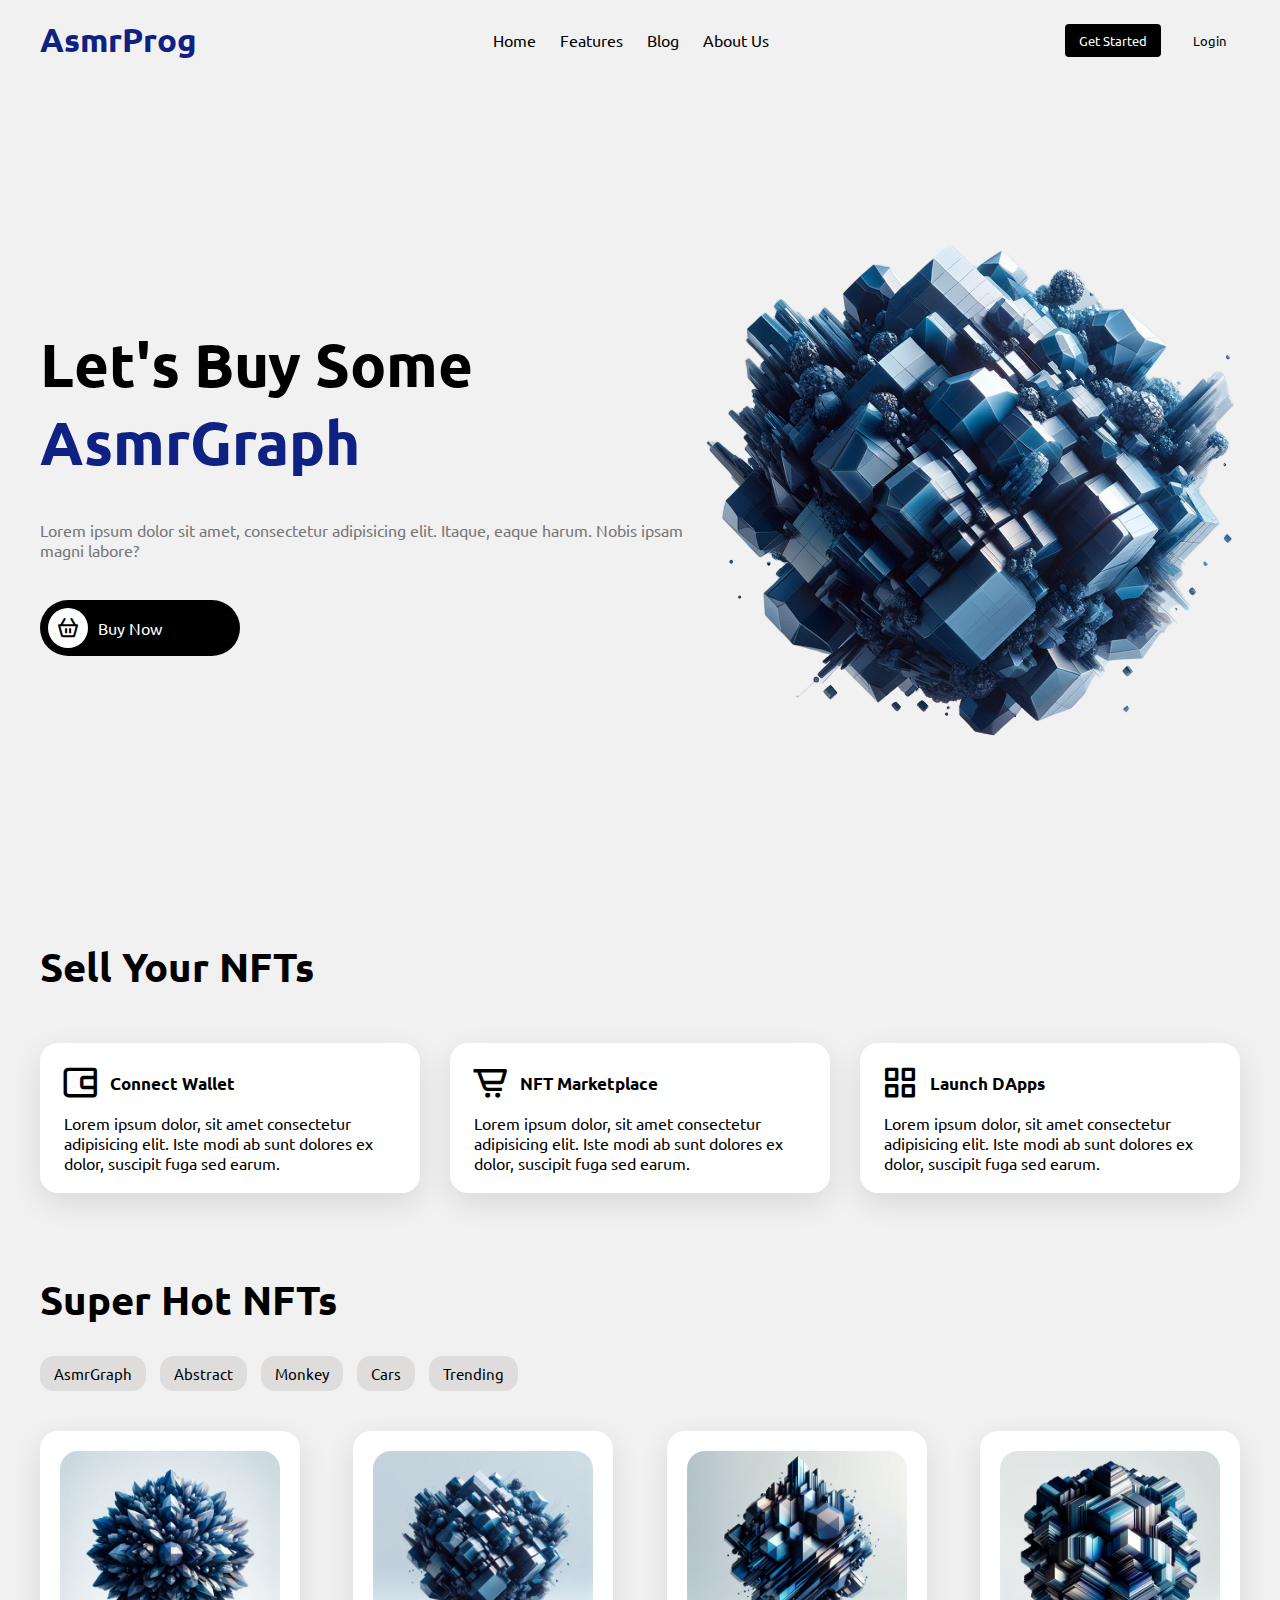
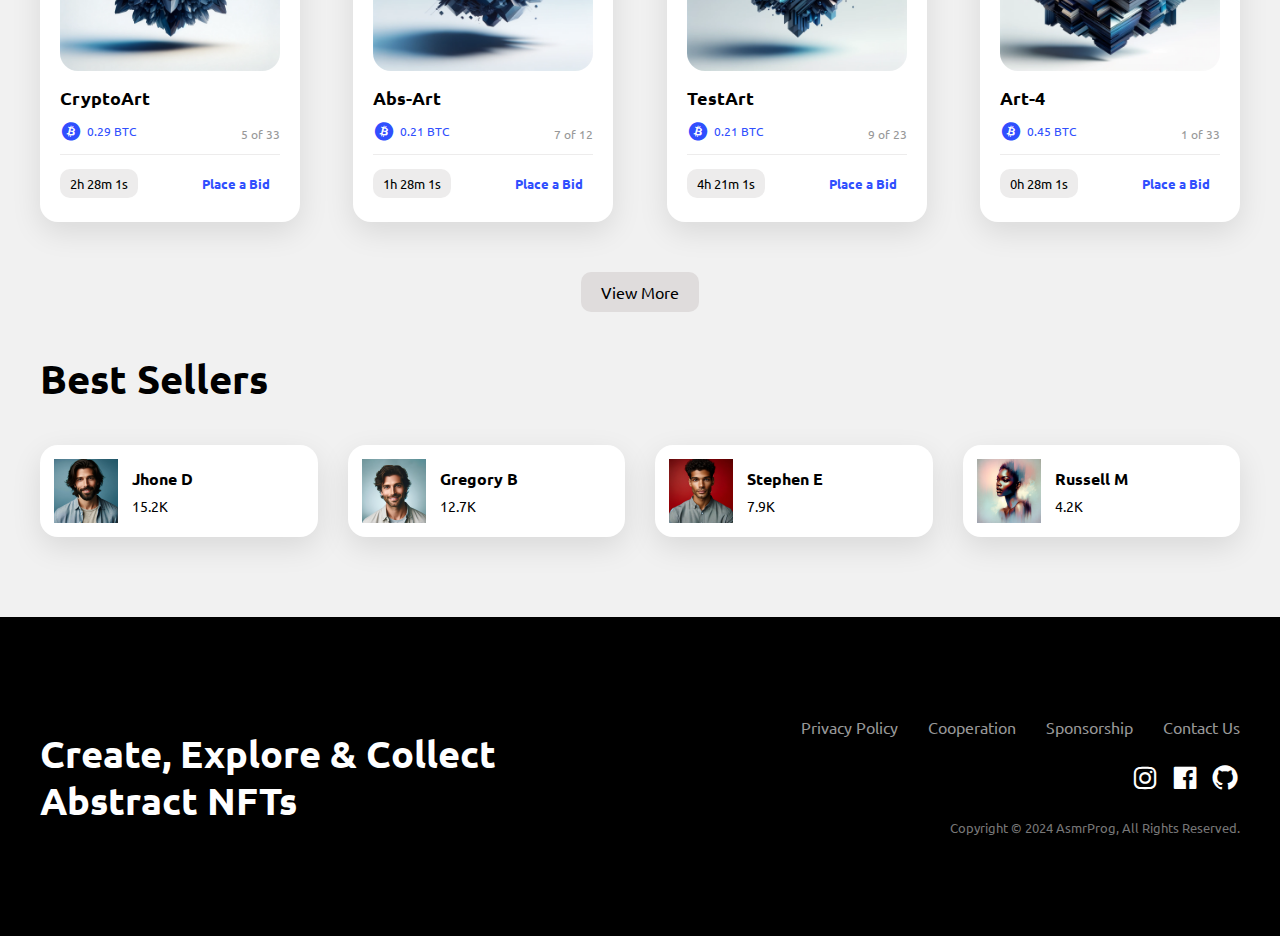
<file: NFT_website/index.html>
<!DOCTYPE html>
<html lang="en">

<head>
    <meta charset="UTF-8">
    <meta name="viewport" content="width=device-width, initial-scale=1.0">
    <link href='https://unpkg.com/boxicons@2.1.4/css/boxicons.min.css' rel='stylesheet'>
    <link rel="stylesheet" href="style.css">
    <title>Responsive NFT Website</title>
</head>

<body>

    <nav>
        <a href="#" class="logo">AsmrProg</a>
        <div class="links">
            <a href="#">Home</a>
            <a href="#">Features</a>
            <a href="#">Blog</a>
            <a href="#">About Us</a>
        </div>
        <div class="login">
            <button class="signup">Get Started</button>
            <button>Login</button>
        </div>
    </nav>

    <header>
        <div class="left">
            <h1>Let's Buy Some <span>AsmrGraph</span></h1>
            <p>Lorem ipsum dolor sit amet, consectetur adipisicing elit. Itaque, eaque harum. Nobis ipsam magni labore?
            </p>
            <a href="#">
                <i class='bx bx-basket'></i>
                <span>Buy Now</span>
            </a>
        </div>
        <img src="header.png">
    </header>

    <h2 class="separator">
        Sell Your NFTs
    </h2>

    <div class="sell-nft">
        <div class="item">
            <div class="header">
                <i class='bx bx-wallet-alt'></i>
                <h5>Connect Wallet</h5>
            </div>
            <p>Lorem ipsum dolor, sit amet consectetur adipisicing elit. Iste modi ab sunt dolores ex dolor, suscipit
                fuga sed earum.</p>
        </div>
        <div class="item">
            <div class="header">
                <i class='bx bx-cart-alt'></i>
                <h5>NFT Marketplace</h5>
            </div>
            <p>Lorem ipsum dolor, sit amet consectetur adipisicing elit. Iste modi ab sunt dolores ex dolor, suscipit
                fuga sed earum.</p>
        </div>
        <div class="item">
            <div class="header">
                <i class='bx bx-grid-alt'></i>
                <h5>Launch DApps</h5>
            </div>
            <p>Lorem ipsum dolor, sit amet consectetur adipisicing elit. Iste modi ab sunt dolores ex dolor, suscipit
                fuga sed earum.</p>
        </div>
    </div>

    <h2 class="separator">
        Super Hot NFTs
    </h2>

    <div class="nft-shop">
        <div class="category">
            <a href="#">AsmrGraph</a>
            <a href="#">Abstract</a>
            <a href="#">Monkey</a>
            <a href="#">Cars</a>
            <a href="#">Trending</a>
        </div>

        <div class="nft-list">
            <div class="item">
                <img src="item-1.png">
                <div class="info">
                    <div>
                        <h5>CryptoArt</h5>
                        <div class="btc">
                            <i class='bx bxl-bitcoin'></i>
                            <p>0.29 BTC</p>
                        </div>
                    </div>
                    <p>5 of 33</p>
                </div>
                <div class="bid">
                    <p>2h 28m 1s</p>
                    <a href="#">Place a Bid</a>
                </div>
            </div>
            <div class="item">
                <img src="item-2.png">
                <div class="info">
                    <div>
                        <h5>Abs-Art</h5>
                        <div class="btc">
                            <i class='bx bxl-bitcoin'></i>
                            <p>0.21 BTC</p>
                        </div>
                    </div>
                    <p>7 of 12</p>
                </div>
                <div class="bid">
                    <p>1h 28m 1s</p>
                    <a href="#">Place a Bid</a>
                </div>
            </div>
            <div class="item">
                <img src="item-3.png">
                <div class="info">
                    <div>
                        <h5>TestArt</h5>
                        <div class="btc">
                            <i class='bx bxl-bitcoin'></i>
                            <p>0.21 BTC</p>
                        </div>
                    </div>
                    <p>9 of 23</p>
                </div>
                <div class="bid">
                    <p>4h 21m 1s</p>
                    <a href="#">Place a Bid</a>
                </div>
            </div>
            <div class="item">
                <img src="item-4.png">
                <div class="info">
                    <div>
                        <h5>Art-4</h5>
                        <div class="btc">
                            <i class='bx bxl-bitcoin'></i>
                            <p>0.45 BTC</p>
                        </div>
                    </div>
                    <p>1 of 33</p>
                </div>
                <div class="bid">
                    <p>0h 28m 1s</p>
                    <a href="#">Place a Bid</a>
                </div>
            </div>
        </div>

    </div>

    <div class="view-more">
        <button>View More</button>
    </div>

    <h2 class="separator">
        Best Sellers
    </h2>

    <div class="sellers">
        <div class="item">
            <img src="profile-1.png">
            <div class="info">
                <h4>Jhone D</h4>
                <p>15.2K</p>
            </div>
        </div>
        <div class="item">
            <img src="profile-2.png">
            <div class="info">
                <h4>Gregory B</h4>
                <p>12.7K</p>
            </div>
        </div>
        <div class="item">
            <img src="profile-3.png">
            <div class="info">
                <h4>Stephen E</h4>
                <p>7.9K</p>
            </div>
        </div>
        <div class="item">
            <img src="profile-4.png">
            <div class="info">
                <h4>Russell M</h4>
                <p>4.2K</p>
            </div>
        </div>
    </div>

    <footer>
        <h3>Create, Explore & Collect Abstract NFTs</h3>
        <div class="right">
            <div class="links">
                <a href="#">Privacy Policy</a>
                <a href="#">Cooperation</a>
                <a href="#">Sponsorship</a>
                <a href="#">Contact Us</a>
            </div>
            <div class="social">
                <i class='bx bxl-instagram'></i>
                <i class='bx bxl-facebook-square'></i>
                <i class='bx bxl-github'></i>
            </div>
            <p>Copyright © 2024 AsmrProg, All Rights Reserved.</p>
        </div>
    </footer>

</body>

</html>
</file>
<file: NFT_website/style.css>
@import url('https://fonts.googleapis.com/css2?family=Ubuntu:wght@300;400;500;700&display=swap');

*{
    margin: 0;
    padding: 0;
    box-sizing: border-box;
    font-family: 'Ubuntu', sans-serif;
}

a{
    text-decoration: none;
    color: #000;
}

img{
    object-fit: cover;
}

body{
    background-color: #f1f1f1;
}

nav{
    padding: 0 80px;
    display: flex;
    align-items: center;
    justify-content: space-between;
    height: 80px;
}

nav a.logo{
    font-size: 33px;
    color: #0f2182;
    font-weight: 600;
}

nav .links a:not(:last-child){
    margin-right: 20px;
}

nav .login button{
    padding: 8px 14px;
    border: none;
    cursor: pointer;
    background-color: transparent;
}

nav .login button.signup{
    background-color: #000;
    color: #fff;
    border-radius: 4px;
    margin-right: 14px;
}

header{
    padding: 0 80px;
    height: calc(100vh - 80px);
    display: flex;
    align-items: center;
    justify-content: space-between;
}

header .left{
    width: 700px;
}

header .left h1{
    font-size: 80px;
}

header .left h1 span{
    color: #0f2182;
}

header .left p{
    margin: 40px 0;
    color: #777;
}

header .left a{
    display: flex;
    align-items: center;
    background: #000;
    width: 200px;
    padding: 8px;
    border-radius: 60px;
}

header .left a i{
    background-color: #fff;
    font-size: 24px;
    border-radius: 50%;
    padding: 8px;
}

header .left a span{
    color: #fff;
    margin-left: 10px;
}

header img{
    width: 600px;
}

h2.separator{
    padding: 0 80px;
    font-size: 40px;
    margin-top: 40px;
}

.sell-nft{
    padding: 0 80px;
    margin: 50px 0 80px;
    display: flex;
    justify-content: space-between;
    gap: 30px;
}

.sell-nft .item,
.nft-shop .nft-list .item{
    padding: 20px;
    background: #fff;
    border-radius: 18px;
    box-shadow: 0 10px 30px rgba(0, 0, 0, 0.1);
    transition: all 0.3s ease;
}

.sell-nft .item:hover,
.nft-shop .nft-list .item:hover,
.sellers .item:hover{
    box-shadow: none;
}

.sell-nft .item .header{
    display: flex;
    align-items: center;
    gap: 10px;
}

.sell-nft .item .header i{
    font-size: 40px;
}

.sell-nft .item .header h5{
    font-size: 17px;
}

.sell-nft .item p{
    margin-top: 10px;
    padding: 0 4px;
}

.nft-shop{
    padding: 0 80px;
    margin-top: 30px;
}

.nft-shop .category{
    display: flex;
    gap: 14px;
}

.nft-shop .category a{
    background-color: #dfdcdc;
    padding: 8px 14px;
    font-size: 15px;
    border-radius: 14px;
    transition: all 0.3s ease;
}

.nft-shop .category a:hover{
    color: #fff;
    background-color: #0f2182;
}

.nft-shop .nft-list{
    padding: 40px 0;
    display: flex;
    justify-content: space-between;
    gap: 20px;
}

.nft-shop .nft-list .item img{
    width: 280px;
    height: 280px;
    border-radius: 18px;
}

.nft-shop .nft-list .item .info{
    display: flex;
    align-items: flex-end;
    justify-content: space-between;
    padding: 12px 0;
    border-bottom: 1px solid #edecec;
}

.nft-shop .nft-list .item .info h5{
    font-size: 18px;
}

.nft-shop .nft-list .item .info .btc{
    margin-top: 10px;
    display: flex;
    align-items: center;
    gap: 5px;
}

.nft-shop .nft-list .item .btc i{
    font-size: 22px;
    color: #304ffe;
}

.nft-shop .nft-list .item .btc p{
    font-size: 12px;
    color: #304ffe;
}

.nft-shop .nft-list .item .info > p{
    font-size: 12px;
    color: #989898;
}

.nft-shop .nft-list .item .bid{
    padding: 14px 0 4px;
    display: flex;
    align-items: center;
    justify-content: space-between;
}

.nft-shop .nft-list .item .bid p,
.nft-shop .nft-list .item .bid a{
    background-color: #edecec;
    padding: 6px 10px;
    font-size: 13px;
    border-radius: 10px;
}

.nft-shop .nft-list .item .bid a{
    color: #304ffe;
    background: transparent;
    font-weight: bold;
    transition: all 0.3s ease;
}

.nft-shop .nft-list .item .bid a:hover{
    color: #fff;
    background-color: #000;
}

.view-more{
    margin: 10px 0 40px;
    display: flex;
    justify-content: center;
}

.view-more button{
    padding: 10px 20px;
    font-size: 16px;
    border: none;
    background: #dfdcdc;
    border-radius: 10px;
    cursor: pointer;
    transition: all 0.3s ease;
}

.view-more button:hover{
    color: #fff;
    background: #0f2182;
}

.sellers{
    padding: 0 80px;
    margin: 40px 0 80px;
    display: flex;
    gap: 30px;
}

.sellers .item{
    background: #fff;
    display: flex;
    align-items: center;
    width: 25%;
    gap: 14px;
    padding: 14px;
    border-radius: 18px;
    cursor: pointer;
    box-shadow: 0 10px 30px rgba(0, 0, 0, 0.1);
    transition: all 0.3s ease;
}

.sellers .item img{
    width: 64px;
}

.sellers .item .info p{
    font-size: 14px;
    margin-top: 8px;
}

footer{
    background-color: #000;
    color: #fff;
    padding: 100px 80px;
    display: flex;
    align-items: center;
    justify-content: space-between;
}

footer h3{
    font-size: 48px;
}

footer .right{
    width: 80%;
    display: flex;
    flex-direction: column;
    align-items: flex-end;
    gap: 26px;
}

footer .right .links{
    display: flex;
    gap: 30px;
}

footer .right .links a{
    color: #989898;
    transition: color 0.3s ease;
}

footer .right .links a:hover{
    color: #fff;
}

footer .right .social{
    display: flex;
    align-items: center;
    gap: 10px;
}

footer .right .social i{
    font-size: 30px;
    cursor: pointer;
    transition: color 0.3s ease;
}

footer .right .social i:hover{
    color: #304ffe;
}

footer .right p{
    font-size: 13px;
    color: #777;
}

@media screen and (max-width: 1400px) {
    
    nav,
    header,
    h2.separator,
    .sell-nft,
    .nft-shop,
    .sellers{
        padding: 0 40px;
    }

    header .left h1{
        font-size: 60px;
    }

    header img{
        width: 540px;
    }

    .nft-shop .nft-list .item img{
        width: 220px;
        height: 220px;
    }

    footer{
        padding: 100px 40px;
    }

    footer h3{
        font-size: 38px;
    }

}

@media screen and (max-width: 1200px) {
    
    header .left h1{
        font-size: 48px;
    }

    header img{
        width: 480px;
    }

    h2.separator{
        font-size: 34px;
    }

    .sell-nft .item .header i{
        font-size: 36px;
    }

    .sell-nft .item .header h5{
        font-size: 15px;
    }

    .sell-nft .item p{
        font-size: 13px;
    }

    .nft-shop .nft-list{
        flex-wrap: wrap;
        row-gap: 30px;
    }

    .nft-shop .nft-list .item{
        width: 48%;
    }

    .nft-shop .nft-list .item img{
        width: 100%;
        height: auto;
    }

    .sellers{
        flex-wrap: wrap;
    }

    .sellers .item{
        width: 48%;
    }

    footer .links a{
        font-size: 15px;
    }

}

@media screen and (max-width: 992px) {
    
    nav a.logo{
        font-size: 28px;
    }

    nav .links a{
        font-size: 14px;
    }

    header{
        flex-direction: column-reverse;
        height: auto;
        margin-bottom: 60px;
    }

    header .left{
        width: 100%;
    }

    header img{
        width: 100%;
    }

    .sell-nft{
        flex-wrap: wrap;
        gap: 20px;
    }

    .sell-nft .item{
        width: 48%;
    }

    .sellers{
        gap: 20px;
    }

    footer{
        flex-direction: column;
        padding: 60px 40px;
    }

    footer h3{
        margin-bottom: 40px;
        font-size: 32px;
    }

    footer .right{
        width: 100%;
        align-items: center;
    }

}

@media screen and (max-width: 768px) {
    
    nav,
    header,
    h2.separator,
    .sell-nft,
    .nft-shop,
    .sellers{
        padding: 0 20px;
    }

    nav a.logo{
        display: none;
    }

    nav .links a{
        font-size: 12px;
    }

    nav .login button{
        font-size: 12px;
        padding: 6px 10px;
    }

    header .left h1{
        font-size: 36px;
    }

    header .left p{
        font-size: 14px;
    }

    header .left a{
        padding: 6px;
        width: 160px;
        font-size: 14px;
    }

    header .left a i{
        padding: 6px;
    }

    h2.separator{
        font-size: 30px;
    }

    footer{
        padding: 40px 20px;
    }

}

@media screen and (max-width: 576px) {
    
    header .left h1{
        font-size: 30px;
    }

    .sell-nft .item{
        width: 100%;
    }

    .nft-shop .nft-list .item,
    .sellers .item{
        width: 47%;
    }

    .nft-shop .category a{
        font-size: 13px;
    }

}
</file>
